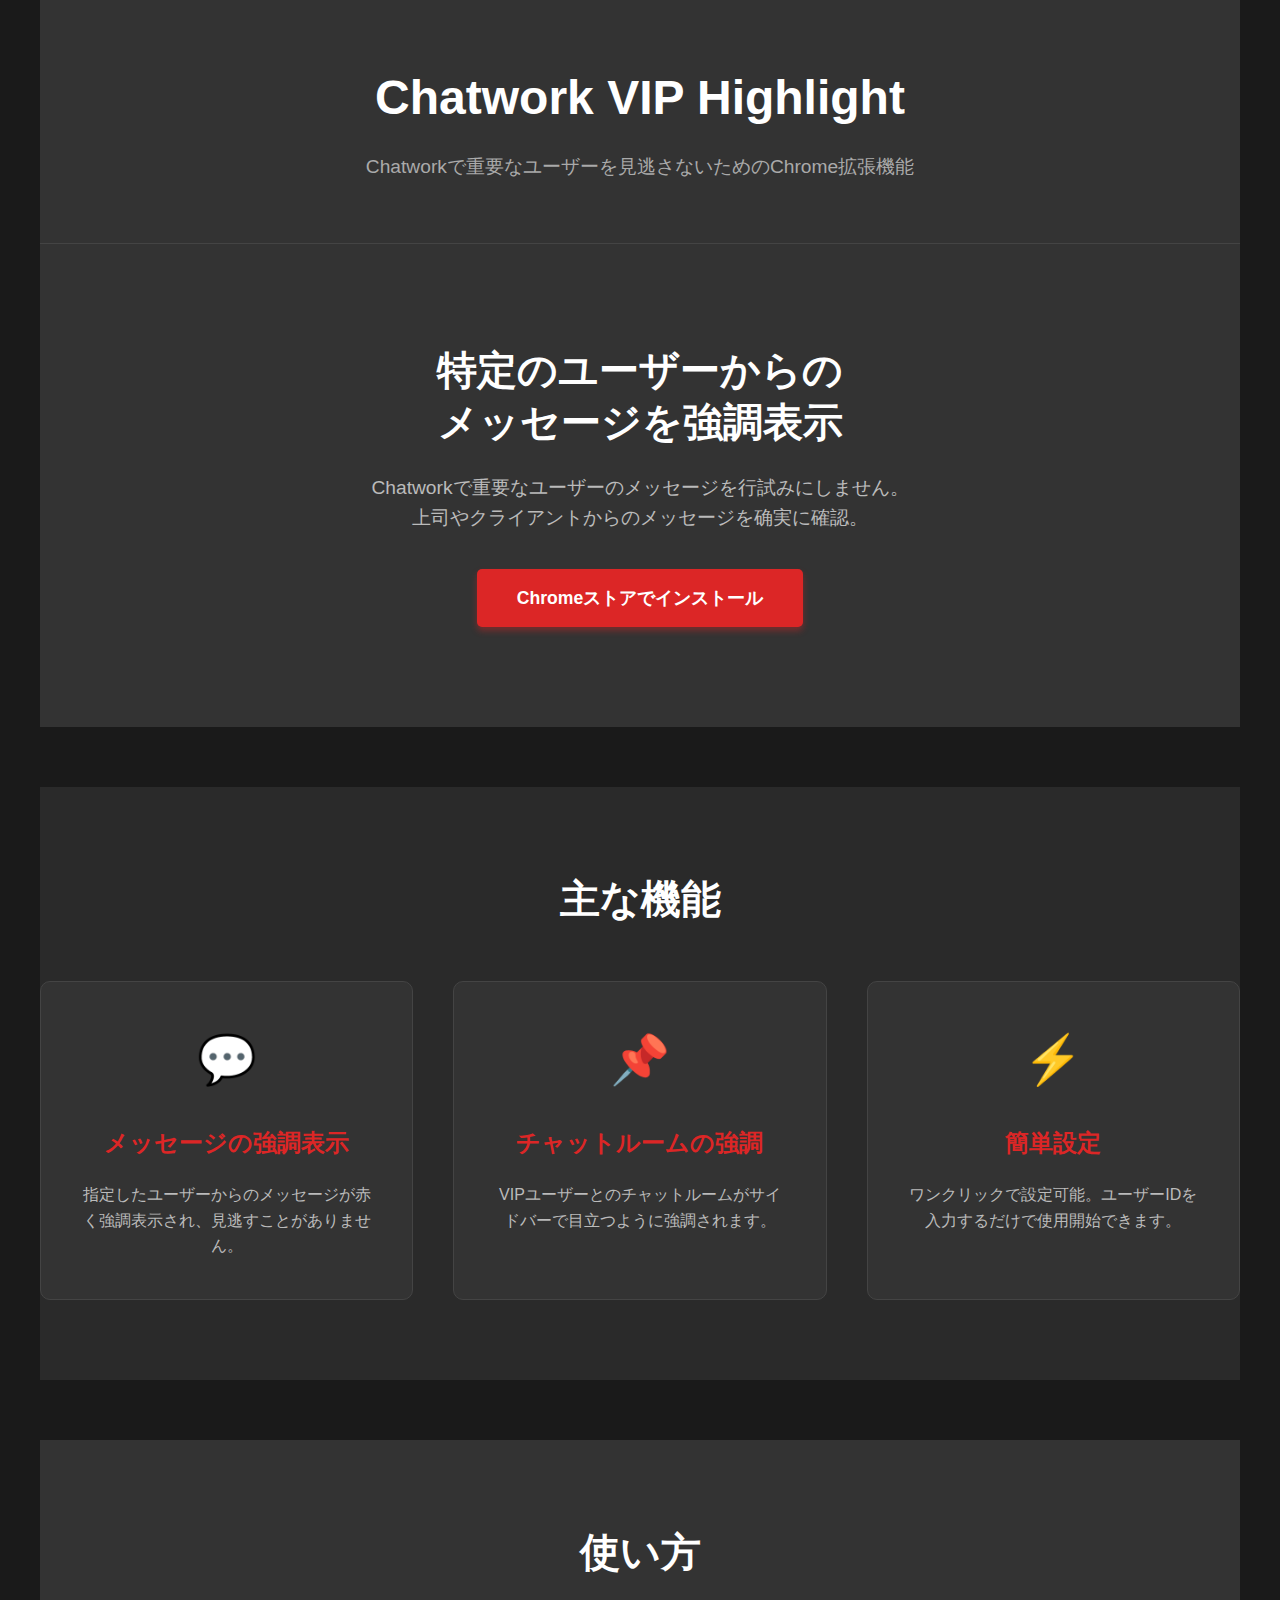
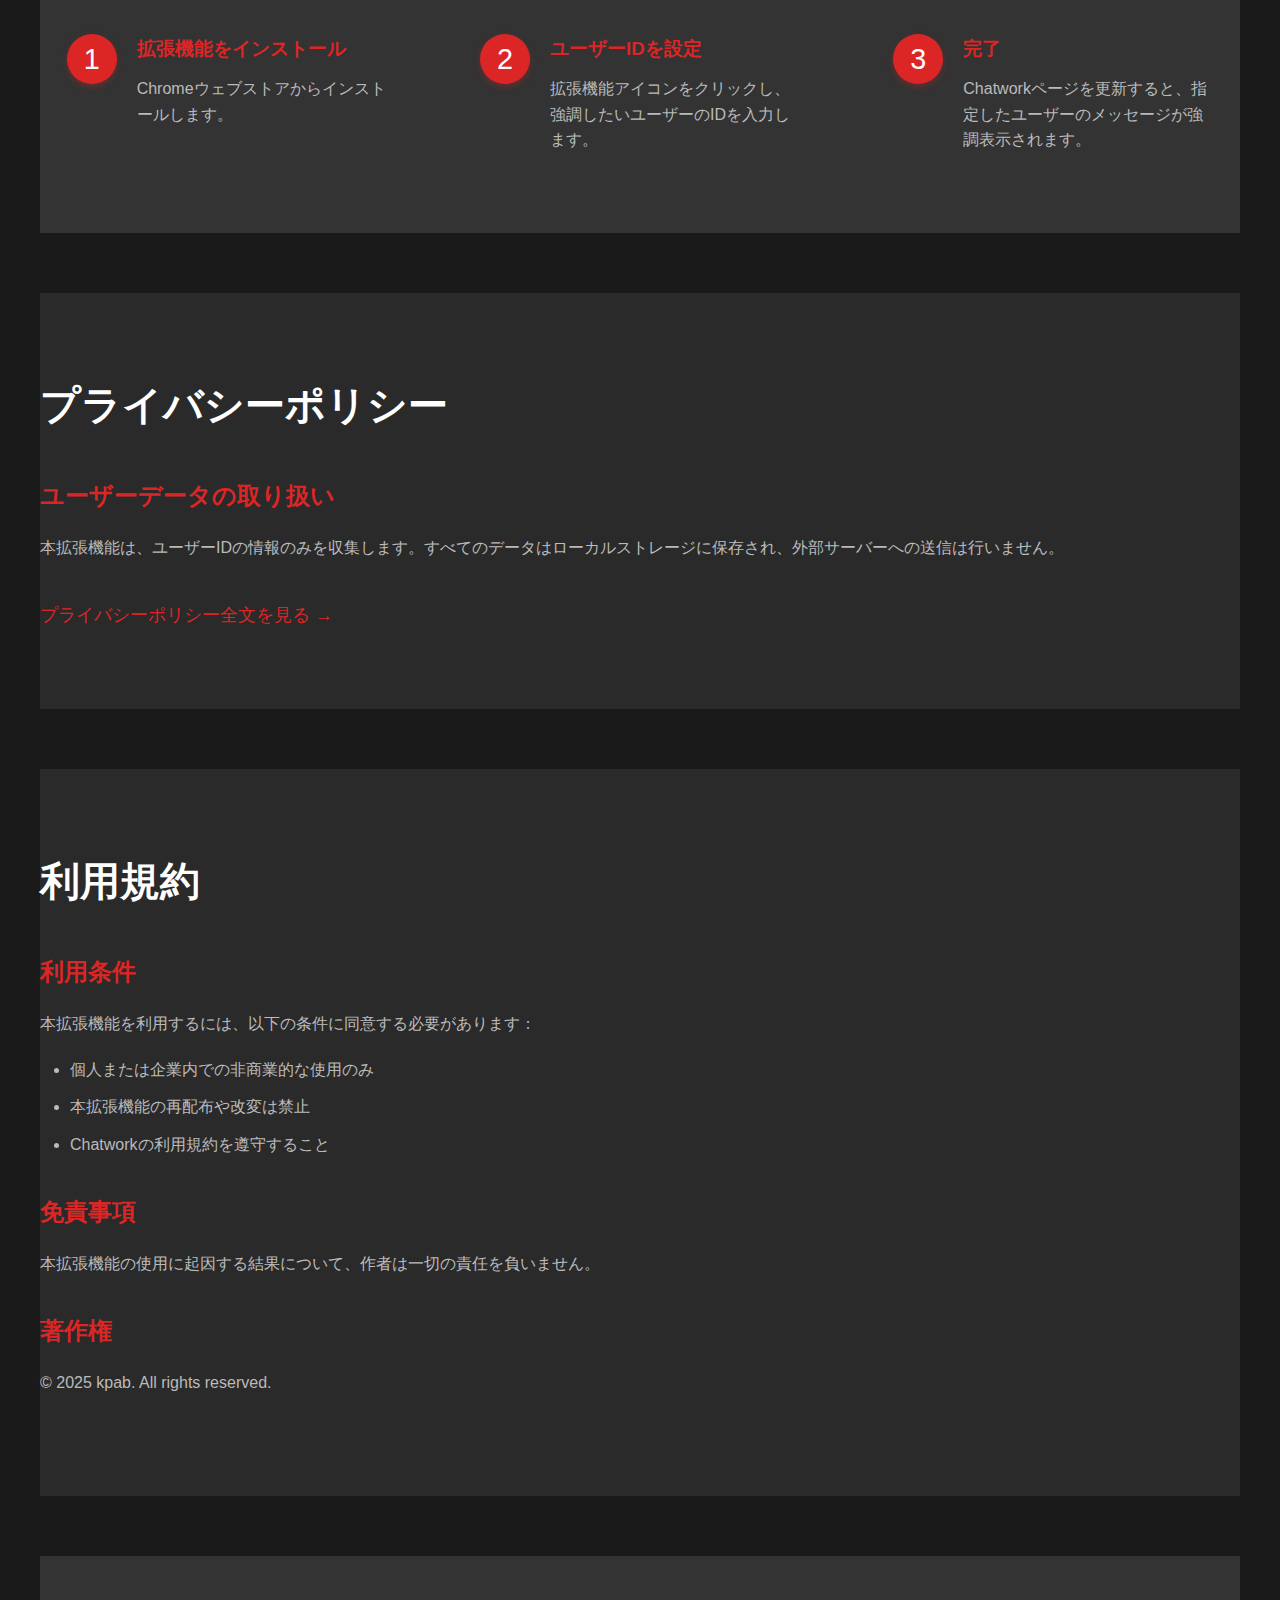
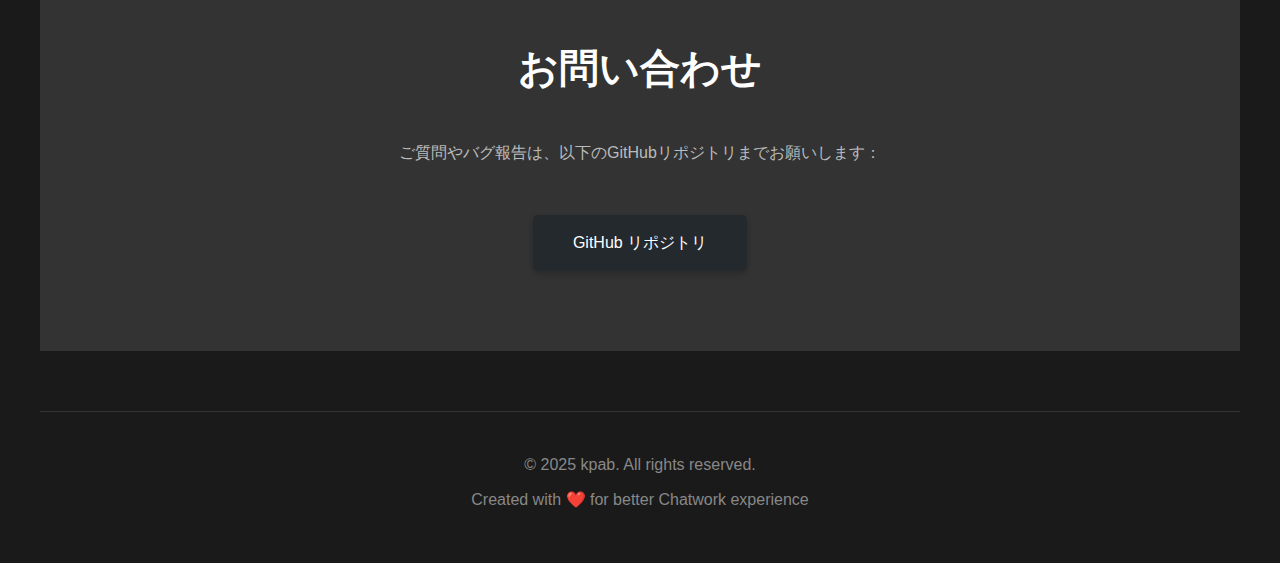
<file: index.html>
<!DOCTYPE html>
<html lang="ja">
<head>
    <meta charset="UTF-8">
    <meta name="viewport" content="width=device-width, initial-scale=1.0">
    <title>Chatwork VIP Highlight - Chrome拡張機能</title>
    <link rel="stylesheet" href="styles.css">
    <!-- ファビコン設定 -->
    <link rel="icon" type="image/png" sizes="16x16" href="icons/icon16.png">
    <link rel="icon" type="image/png" sizes="48x48" href="icons/icon48.png">
    <link rel="icon" type="image/png" sizes="128x128" href="icons/icon128.png">
    <link rel="apple-touch-icon" sizes="128x128" href="icons/icon128.png">
</head>
<body>
    <div class="container">
        <header>
            <h1>Chatwork VIP Highlight</h1>
            <p class="subtitle">Chatworkで重要なユーザーを見逃さないためのChrome拡張機能</p>
        </header>

        <main>
            <section class="hero">
                <div class="hero-content-full">
                    <h2>特定のユーザーからの<br>メッセージを強調表示</h2>
                    <p>Chatworkで重要なユーザーのメッセージを行試みにしません。<br>
                       上司やクライアントからのメッセージを确実に確認。</p>
                    <a href="https://chrome.google.com/webstore" class="cta-button" target="_blank">Chromeストアでインストール</a>
                </div>
            </section>

            <section class="features">
                <h2>主な機能</h2>
                <div class="feature-grid">
                    <div class="feature-card">
                        <div class="feature-icon">💬</div>
                        <h3>メッセージの強調表示</h3>
                        <p>指定したユーザーからのメッセージが赤く強調表示され、見逃すことがありません。</p>
                    </div>
                    <div class="feature-card">
                        <div class="feature-icon">📌</div>
                        <h3>チャットルームの強調</h3>
                        <p>VIPユーザーとのチャットルームがサイドバーで目立つように強調されます。</p>
                    </div>
                    <div class="feature-card">
                        <div class="feature-icon">⚡</div>
                        <h3>簡単設定</h3>
                        <p>ワンクリックで設定可能。ユーザーIDを入力するだけで使用開始できます。</p>
                    </div>
                </div>
            </section>

            <section class="how-to-use">
                <h2>使い方</h2>
                <div class="steps">
                    <div class="step">
                        <div class="step-number">1</div>
                        <div class="step-content">
                            <h3>拡張機能をインストール</h3>
                            <p>Chromeウェブストアからインストールします。</p>
                        </div>
                    </div>
                    <div class="step">
                        <div class="step-number">2</div>
                        <div class="step-content">
                            <h3>ユーザーIDを設定</h3>
                            <p>拡張機能アイコンをクリックし、強調したいユーザーのIDを入力します。</p>
                        </div>
                    </div>
                    <div class="step">
                        <div class="step-number">3</div>
                        <div class="step-content">
                            <h3>完了</h3>
                            <p>Chatworkページを更新すると、指定したユーザーのメッセージが強調表示されます。</p>
                        </div>
                    </div>
                </div>
            </section>

            <section class="privacy">
                <h2>プライバシーポリシー</h2>
                <div class="policy-content">
                    <h3>ユーザーデータの取り扱い</h3>
                    <p>本拡張機能は、ユーザーIDの情報のみを収集します。すべてのデータはローカルストレージに保存され、外部サーバーへの送信は行いません。</p>
                    <a href="privacy.html" class="policy-link">プライバシーポリシー全文を見る →</a>
                </div>
            </section>

            <section class="terms">
                <h2>利用規約</h2>
                <div class="terms-content">
                    <h3>利用条件</h3>
                    <p>本拡張機能を利用するには、以下の条件に同意する必要があります：</p>
                    <ul>
                        <li>個人または企業内での非商業的な使用のみ</li>
                        <li>本拡張機能の再配布や改変は禁止</li>
                        <li>Chatworkの利用規約を遵守すること</li>
                    </ul>
                    
                    <h3>免責事項</h3>
                    <p>本拡張機能の使用に起因する結果について、作者は一切の責任を負いません。</p>
                    
                    <h3>著作権</h3>
                    <p>© 2025 kpab. All rights reserved.</p>
                </div>
            </section>

            <section class="contact">
                <h2>お問い合わせ</h2>
                <p>ご質問やバグ報告は、以下のGitHubリポジトリまでお願いします：</p>
                <a href="https://github.com/kpab/chatwork-vip-highlight" target="_blank" class="github-link">GitHub リポジトリ</a>
            </section>
        </main>

        <footer>
            <p>&copy; 2025 kpab. All rights reserved.</p>
            <p>Created with ❤️ for better Chatwork experience</p>
        </footer>
    </div>
</body>
</html>
</file>
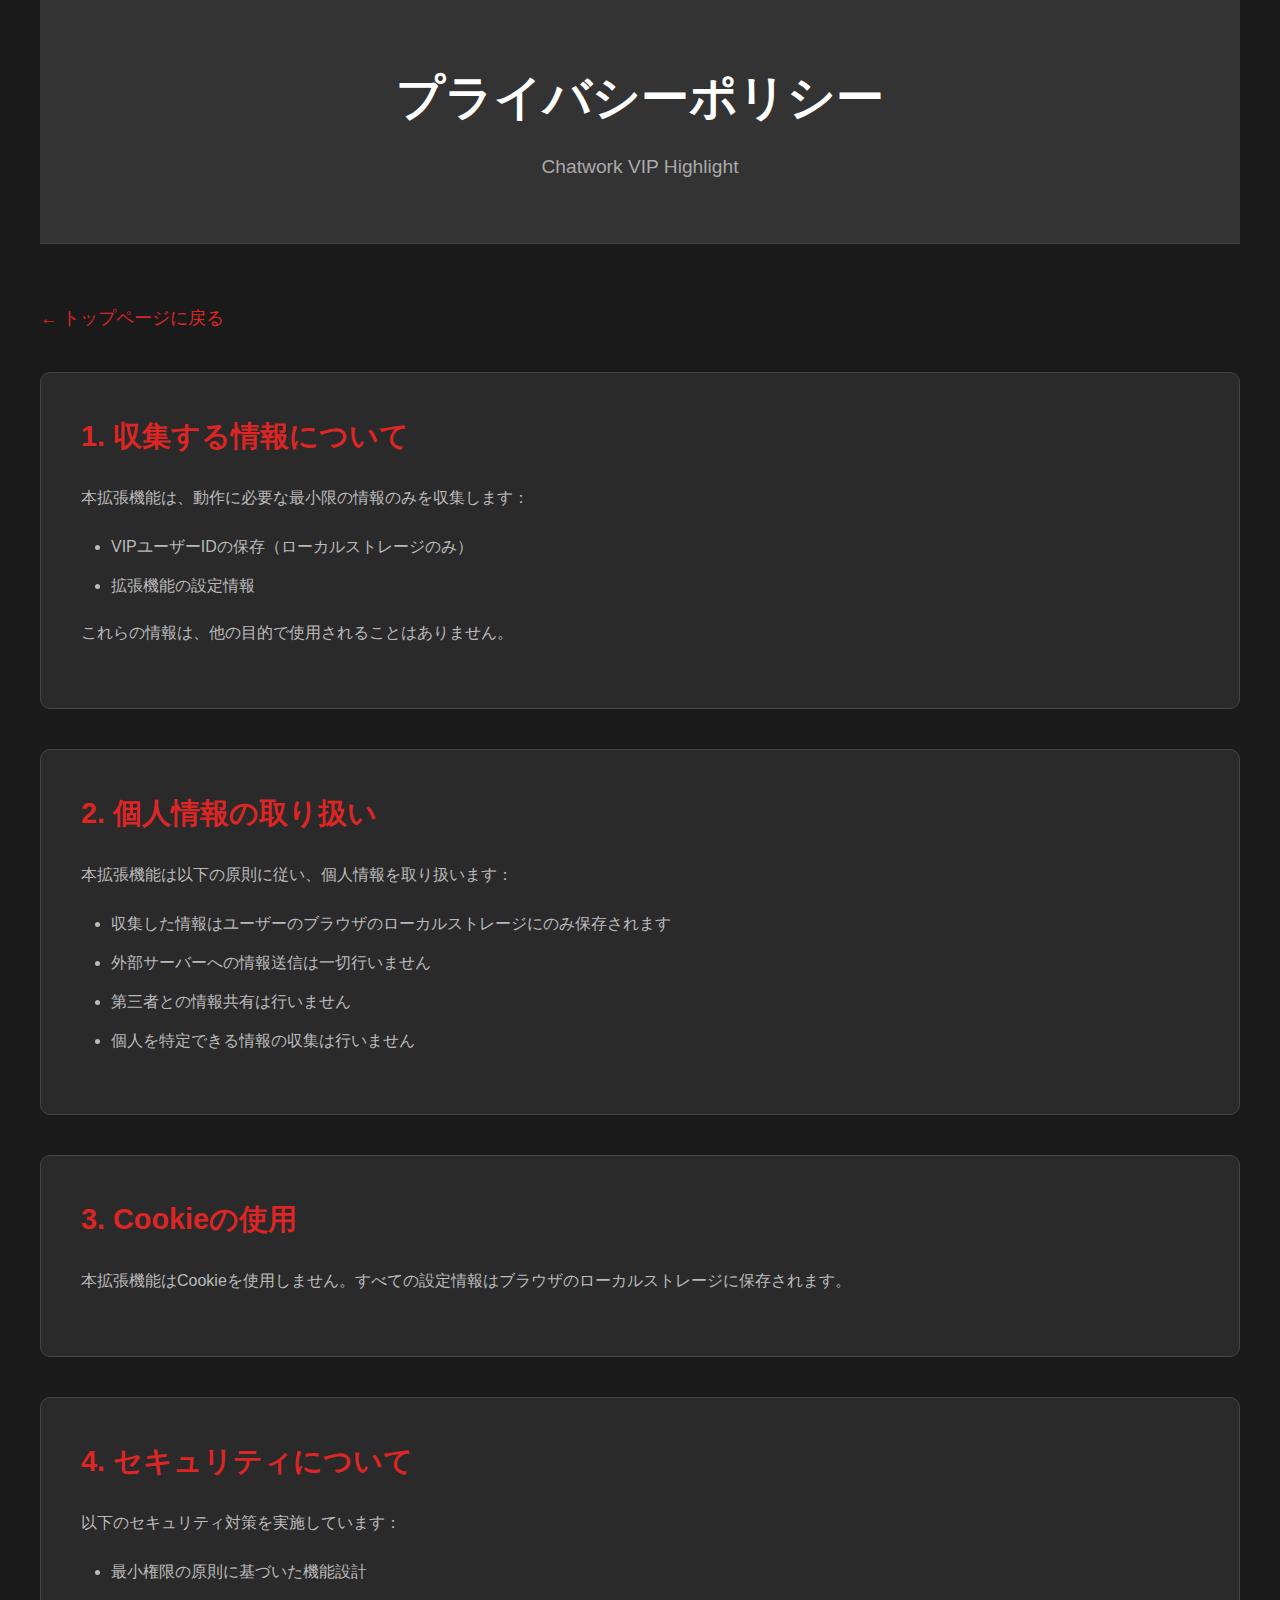
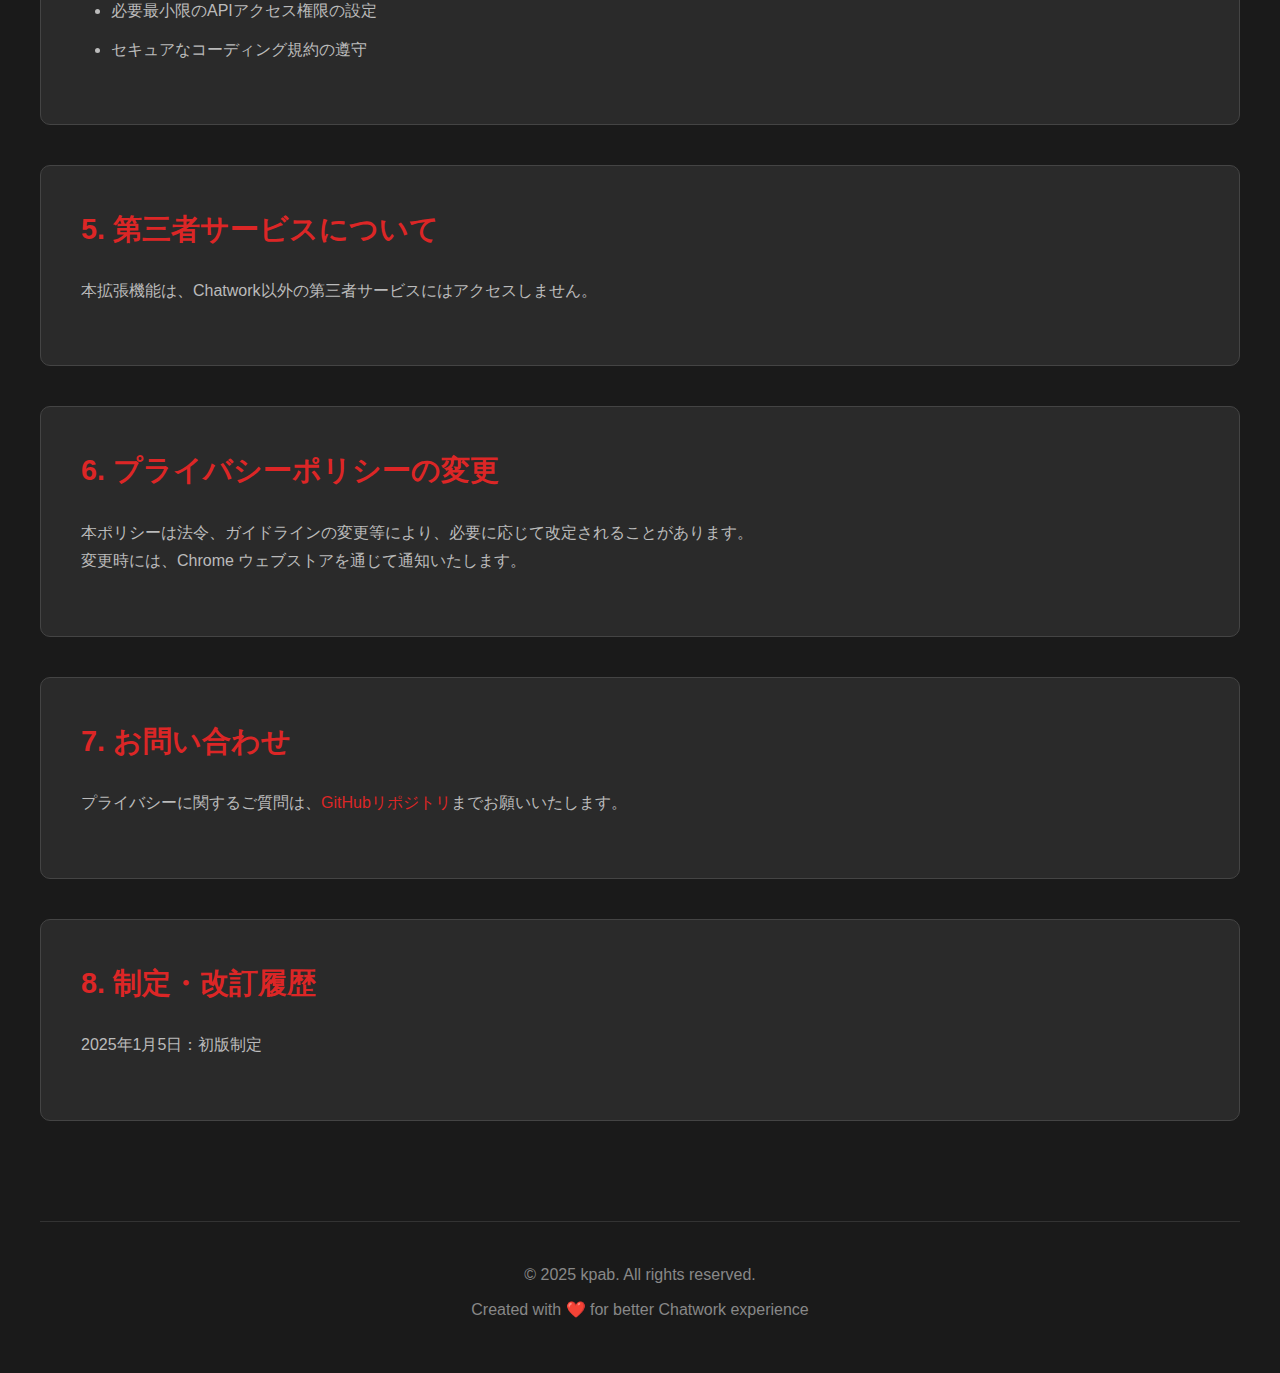
<file: privacy.html>
<!DOCTYPE html>
<html lang="ja">
<head>
    <meta charset="UTF-8">
    <meta name="viewport" content="width=device-width, initial-scale=1.0">
    <title>プライバシーポリシー - Chatwork VIP Highlight</title>
    <link rel="stylesheet" href="styles.css">
    <!-- ファビコン設定 -->
    <link rel="icon" type="image/png" sizes="16x16" href="icons/icon16.png">
    <link rel="icon" type="image/png" sizes="48x48" href="icons/icon48.png">
    <link rel="icon" type="image/png" sizes="128x128" href="icons/icon128.png">
    <link rel="apple-touch-icon" sizes="128x128" href="icons/icon128.png">
</head>
<body>
    <div class="container">
        <header>
            <h1>プライバシーポリシー</h1>
            <p class="subtitle">Chatwork VIP Highlight</p>
        </header>

        <main class="privacy-page">
            <a href="index.html" class="back-link">&larr; トップページに戻る</a>
            
            <section class="privacy-section">
                <h2>1. 収集する情報について</h2>
                <p>本拡張機能は、動作に必要な最小限の情報のみを収集します：</p>
                <ul>
                    <li>VIPユーザーIDの保存（ローカルストレージのみ）</li>
                    <li>拡張機能の設定情報</li>
                </ul>
                <p>これらの情報は、他の目的で使用されることはありません。</p>
            </section>

            <section class="privacy-section">
                <h2>2. 個人情報の取り扱い</h2>
                <p>本拡張機能は以下の原則に従い、個人情報を取り扱います：</p>
                <ul>
                    <li>収集した情報はユーザーのブラウザのローカルストレージにのみ保存されます</li>
                    <li>外部サーバーへの情報送信は一切行いません</li>
                    <li>第三者との情報共有は行いません</li>
                    <li>個人を特定できる情報の収集は行いません</li>
                </ul>
            </section>

            <section class="privacy-section">
                <h2>3. Cookieの使用</h2>
                <p>本拡張機能はCookieを使用しません。すべての設定情報はブラウザのローカルストレージに保存されます。</p>
            </section>

            <section class="privacy-section">
                <h2>4. セキュリティについて</h2>
                <p>以下のセキュリティ対策を実施しています：</p>
                <ul>
                    <li>最小権限の原則に基づいた機能設計</li>
                    <li>必要最小限のAPIアクセス権限の設定</li>
                    <li>セキュアなコーディング規約の遵守</li>
                </ul>
            </section>

            <section class="privacy-section">
                <h2>5. 第三者サービスについて</h2>
                <p>本拡張機能は、Chatwork以外の第三者サービスにはアクセスしません。</p>
            </section>

            <section class="privacy-section">
                <h2>6. プライバシーポリシーの変更</h2>
                <p>本ポリシーは法令、ガイドラインの変更等により、必要に応じて改定されることがあります。<br>
                変更時には、Chrome ウェブストアを通じて通知いたします。</p>
            </section>

            <section class="privacy-section">
                <h2>7. お問い合わせ</h2>
                <p>プライバシーに関するご質問は、<a href="https://github.com/kpab/chatwork-vip-highlight" target="_blank" class="link">GitHubリポジトリ</a>までお願いいたします。</p>
            </section>

            <section class="privacy-section">
                <h2>8. 制定・改訂履歴</h2>
                <p>2025年1月5日：初版制定</p>
            </section>
        </main>

        <footer>
            <p>&copy; 2025 kpab. All rights reserved.</p>
            <p>Created with ❤️ for better Chatwork experience</p>
        </footer>
    </div>
</body>
</html>
</file>
<file: styles.css>
.policy-link {
    display: inline-block;
    color: #dc2626;
    text-decoration: none;
    margin-top: 20px;
    font-size: 1.1rem;
}

.policy-link:hover {
    text-decoration: underline;
}/* Privacy Page Styles */
.privacy-page {
    padding: 60px 0;
}

.back-link {
    display: inline-block;
    color: #dc2626;
    text-decoration: none;
    margin-bottom: 40px;
    font-size: 1.1rem;
}

.back-link:hover {
    text-decoration: underline;
}

.privacy-section {
    background-color: #2a2a2a;
    padding: 40px;
    margin-bottom: 40px;
    border-radius: 10px;
    border: 1px solid #444;
}

.privacy-section h2 {
    color: #dc2626;
    margin-bottom: 25px;
    font-size: 1.8rem;
}

.privacy-section p {
    color: #bbb;
    margin-bottom: 20px;
    line-height: 1.8;
}

.privacy-section ul {
    margin-left: 30px;
    margin-bottom: 20px;
}

.privacy-section li {
    color: #bbb;
    margin-bottom: 12px;
    line-height: 1.7;
}

.link {
    color: #dc2626;
    text-decoration: none;
}

.link:hover {
    text-decoration: underline;
}/* General Styles */
* {
    margin: 0;
    padding: 0;
    box-sizing: border-box;
}

body {
    font-family: 'Segoe UI', Tahoma, Geneva, Verdana, sans-serif;
    line-height: 1.6;
    color: #333;
    background-color: #1a1a1a;
}

.container {
    max-width: 1400px;
    margin: 0 auto;
    padding: 0 40px;
}

/* Header */
header {
    background-color: #333;
    padding: 60px 0;
    text-align: center;
    border-bottom: 1px solid #444;
}

h1 {
    font-size: 3rem;
    color: #fff;
    margin-bottom: 15px;
    font-weight: 700;
}

.subtitle {
    font-size: 1.2rem;
    color: #aaa;
}

/* Hero Section */
.hero {
    text-align: center;
    padding: 100px 0;
    background-color: #333;
    margin-bottom: 60px;
}

.hero-content-full {
    max-width: 800px;
    margin: 0 auto;
}

.hero h2 {
    font-size: 2.5rem;
    margin-bottom: 25px;
    color: #fff;
    line-height: 1.3;
}

.hero p {
    font-size: 1.2rem;
    margin-bottom: 35px;
    color: #bbb;
}

.cta-button {
    display: inline-block;
    padding: 15px 40px;
    background-color: #dc2626;
    color: white;
    text-decoration: none;
    border-radius: 5px;
    font-size: 1.1rem;
    font-weight: 600;
    transition: all 0.3s ease;
    box-shadow: 0 4px 6px rgba(220, 38, 38, 0.4);
}

.cta-button:hover {
    background-color: #b91c1c;
    transform: translateY(-2px);
    box-shadow: 0 6px 8px rgba(220, 38, 38, 0.5);
}



/* Features Section */
.features {
    padding: 80px 0;
    background-color: #2a2a2a;
    margin-bottom: 60px;
}

.features h2 {
    text-align: center;
    font-size: 2.5rem;
    margin-bottom: 50px;
    color: #fff;
}

.feature-grid {
    display: grid;
    grid-template-columns: repeat(auto-fit, minmax(300px, 1fr));
    gap: 40px;
}

.feature-card {
    text-align: center;
    padding: 40px;
    border: 1px solid #444;
    border-radius: 10px;
    background-color: #333;
    transition: all 0.3s ease;
}

.feature-card:hover {
    transform: translateY(-5px);
    border-color: #dc2626;
    box-shadow: 0 5px 15px rgba(220, 38, 38, 0.2);
}

.feature-icon {
    font-size: 3rem;
    margin-bottom: 25px;
}

.feature-card h3 {
    margin-bottom: 20px;
    color: #dc2626;
    font-size: 1.5rem;
}

.feature-card p {
    color: #bbb;
}

/* How to Use Section */
.how-to-use {
    padding: 80px 0;
    background-color: #333;
    margin-bottom: 60px;
}

.how-to-use h2 {
    text-align: center;
    font-size: 2.5rem;
    margin-bottom: 50px;
    color: #fff;
}

.steps {
    display: flex;
    justify-content: space-around;
    flex-wrap: wrap;
    gap: 40px;
}

.step {
    flex: 1;
    min-width: 280px;
    max-width: 320px;
    display: flex;
    gap: 20px;
}

.step-number {
    width: 50px;
    height: 50px;
    background-color: #dc2626;
    color: white;
    border-radius: 50%;
    display: flex;
    align-items: center;
    justify-content: center;
    font-size: 1.8rem;
    flex-shrink: 0;
    box-shadow: 0 3px 6px rgba(220, 38, 38, 0.3);
}

.step-content h3 {
    margin-bottom: 12px;
    color: #dc2626;
}

.step-content p {
    color: #bbb;
}

/* Privacy and Terms Section */
.privacy, .terms {
    padding: 80px 0;
    background-color: #2a2a2a;
    margin-bottom: 60px;
}

.privacy h2, .terms h2 {
    font-size: 2.5rem;
    margin-bottom: 40px;
    color: #fff;
}

.policy-content h3, .terms-content h3 {
    margin-top: 35px;
    margin-bottom: 20px;
    color: #dc2626;
    font-size: 1.5rem;
}

.policy-content p, .terms-content p {
    color: #bbb;
    margin-bottom: 20px;
}

.policy-content ul, .terms-content ul {
    margin-left: 30px;
    margin-bottom: 25px;
}

.policy-content li, .terms-content li {
    margin-bottom: 12px;
    color: #bbb;
}

/* Contact Section */
.contact {
    padding: 80px 0;
    background-color: #333;
    text-align: center;
    margin-bottom: 60px;
}

.contact h2 {
    font-size: 2.5rem;
    margin-bottom: 40px;
    color: #fff;
}

.contact p {
    color: #bbb;
    margin-bottom: 30px;
}

.github-link {
    display: inline-block;
    padding: 15px 40px;
    background-color: #24292e;
    color: white;
    text-decoration: none;
    border-radius: 5px;
    margin-top: 20px;
    transition: all 0.3s ease;
    box-shadow: 0 3px 6px rgba(0, 0, 0, 0.2);
}

.github-link:hover {
    background-color: #1b1f23;
    transform: translateY(-2px);
}

/* Footer */
footer {
    background-color: #1a1a1a;
    color: #888;
    text-align: center;
    padding: 40px 0;
    border-top: 1px solid #333;
}

footer p {
    margin-bottom: 10px;
}

/* Responsive */
@media (max-width: 768px) {
    .hero {
        padding: 60px 0;
    }
    
    .hero-content-full {
        padding: 0 20px;
    }
    
    .steps {
        flex-direction: column;
        align-items: center;
    }
    
    .step {
        flex-direction: column;
        align-items: center;
        text-align: center;
    }
    
    .step-number {
        margin-bottom: 15px;
    }
}
</file>
